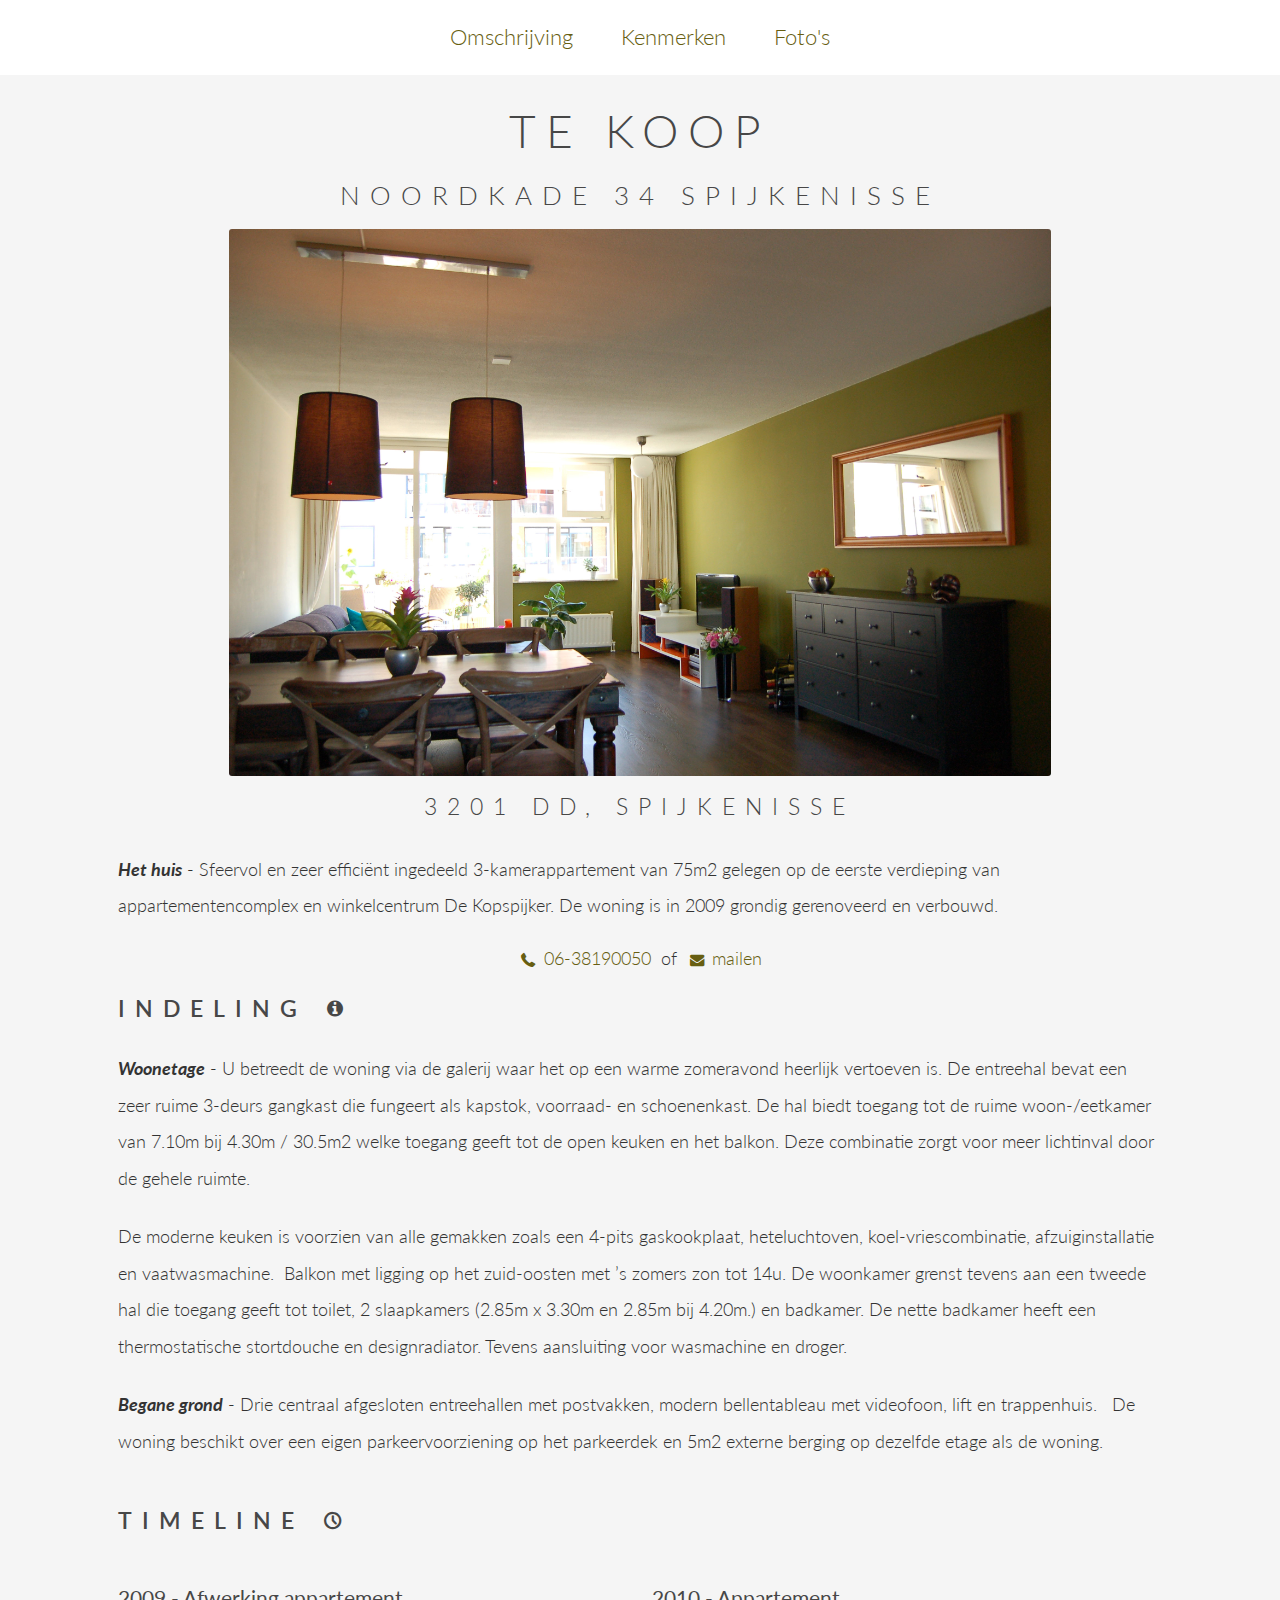
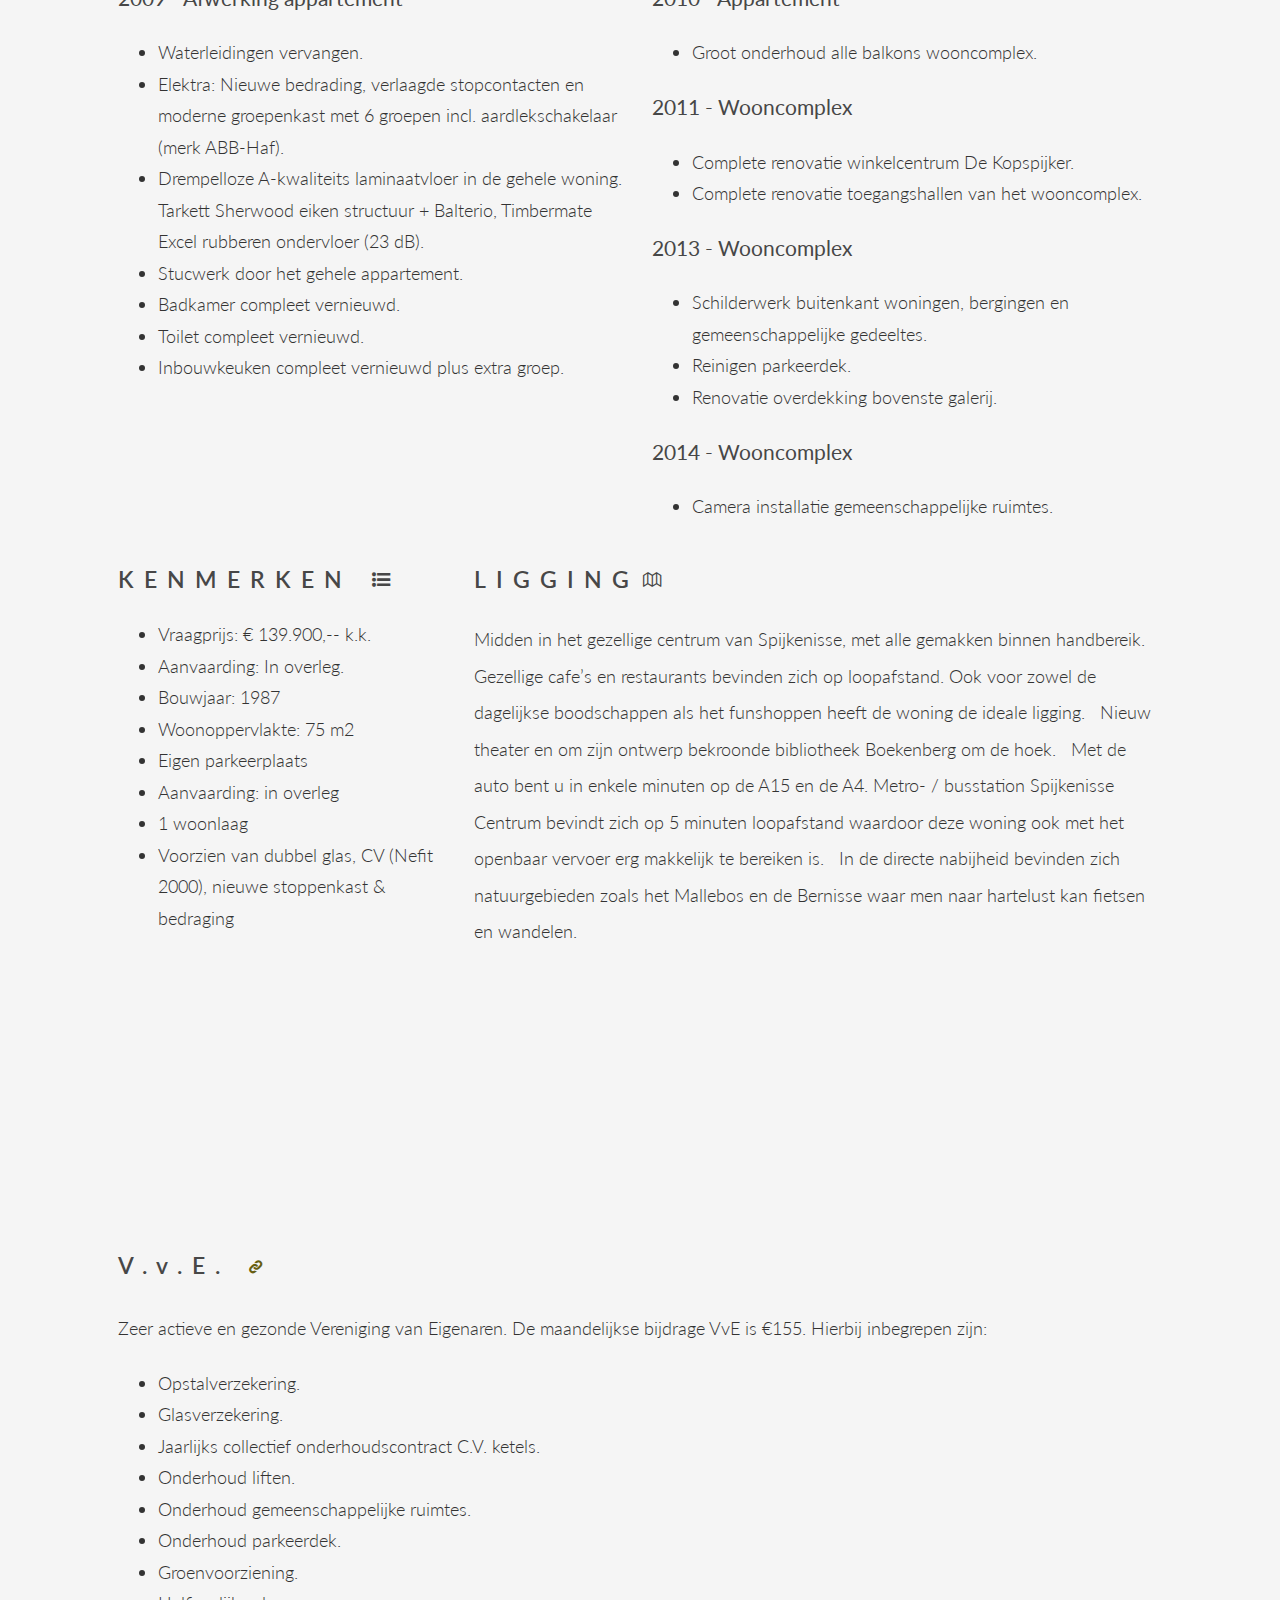
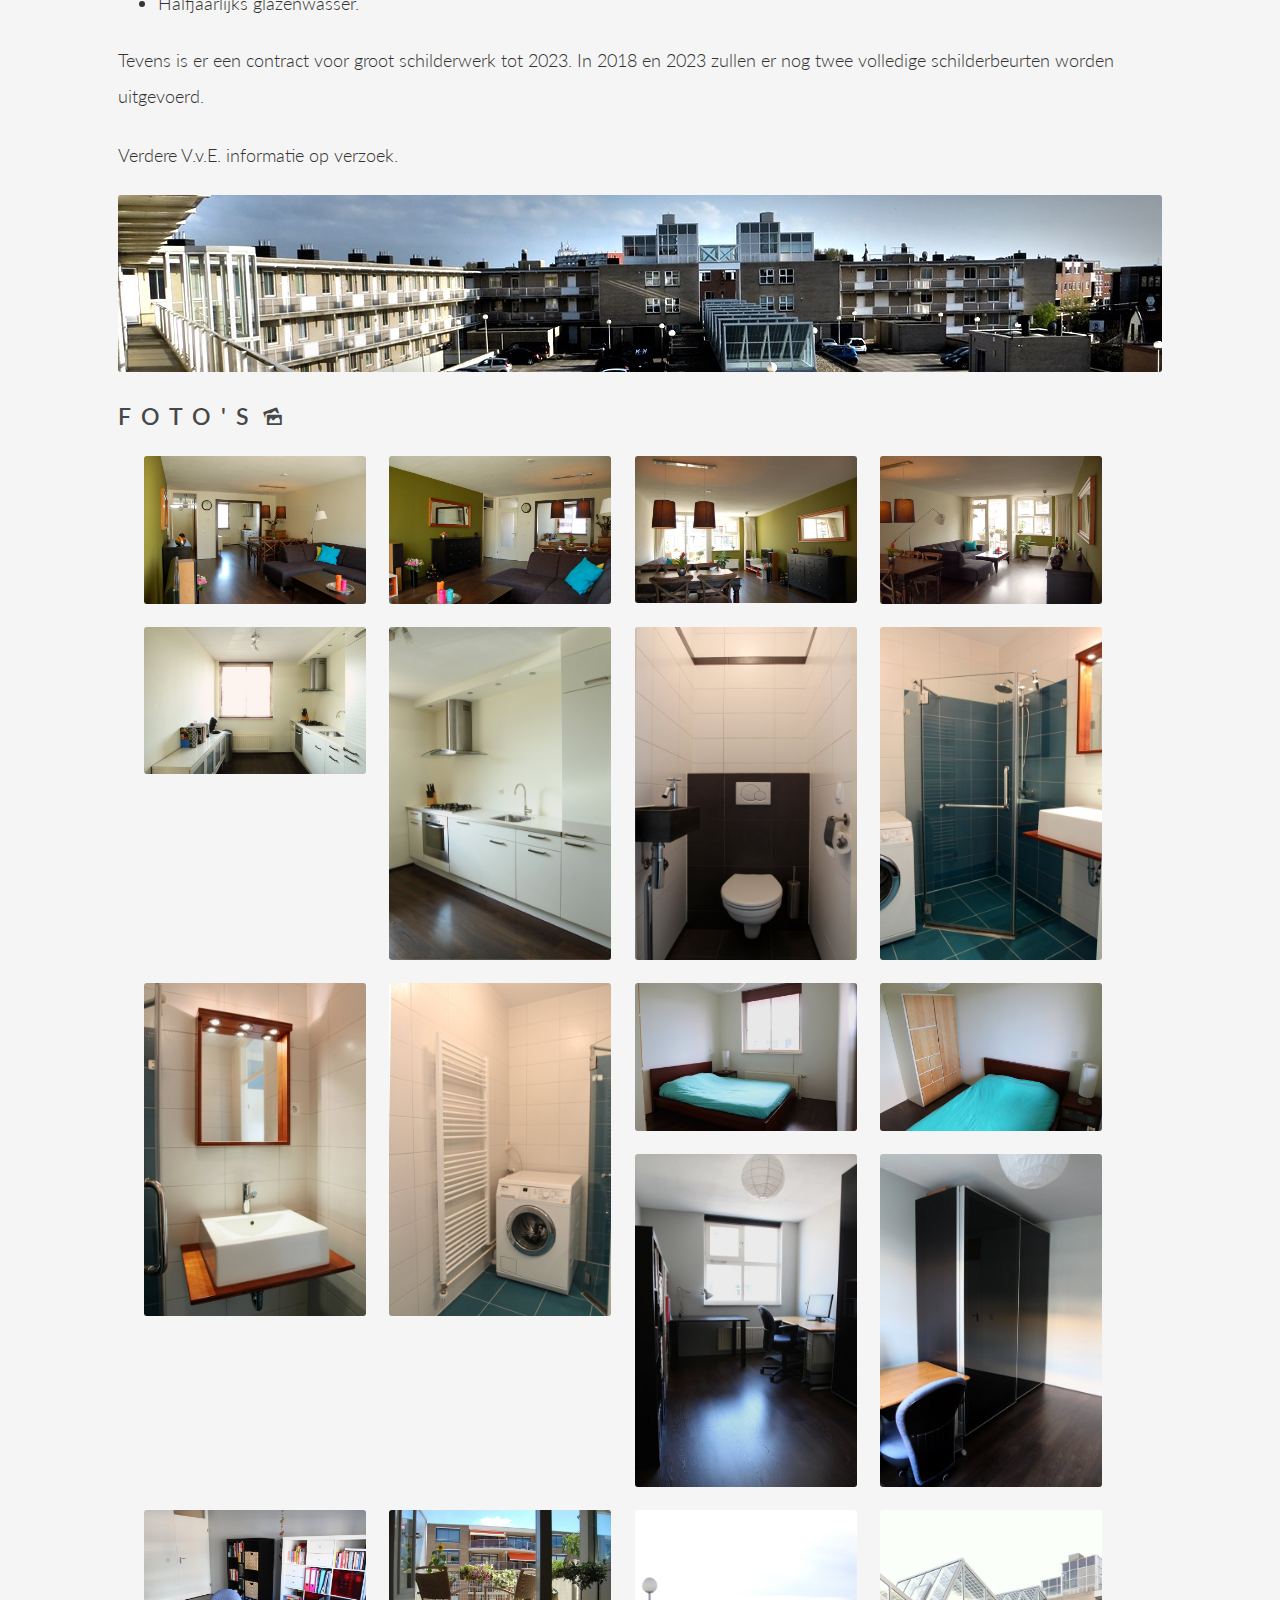
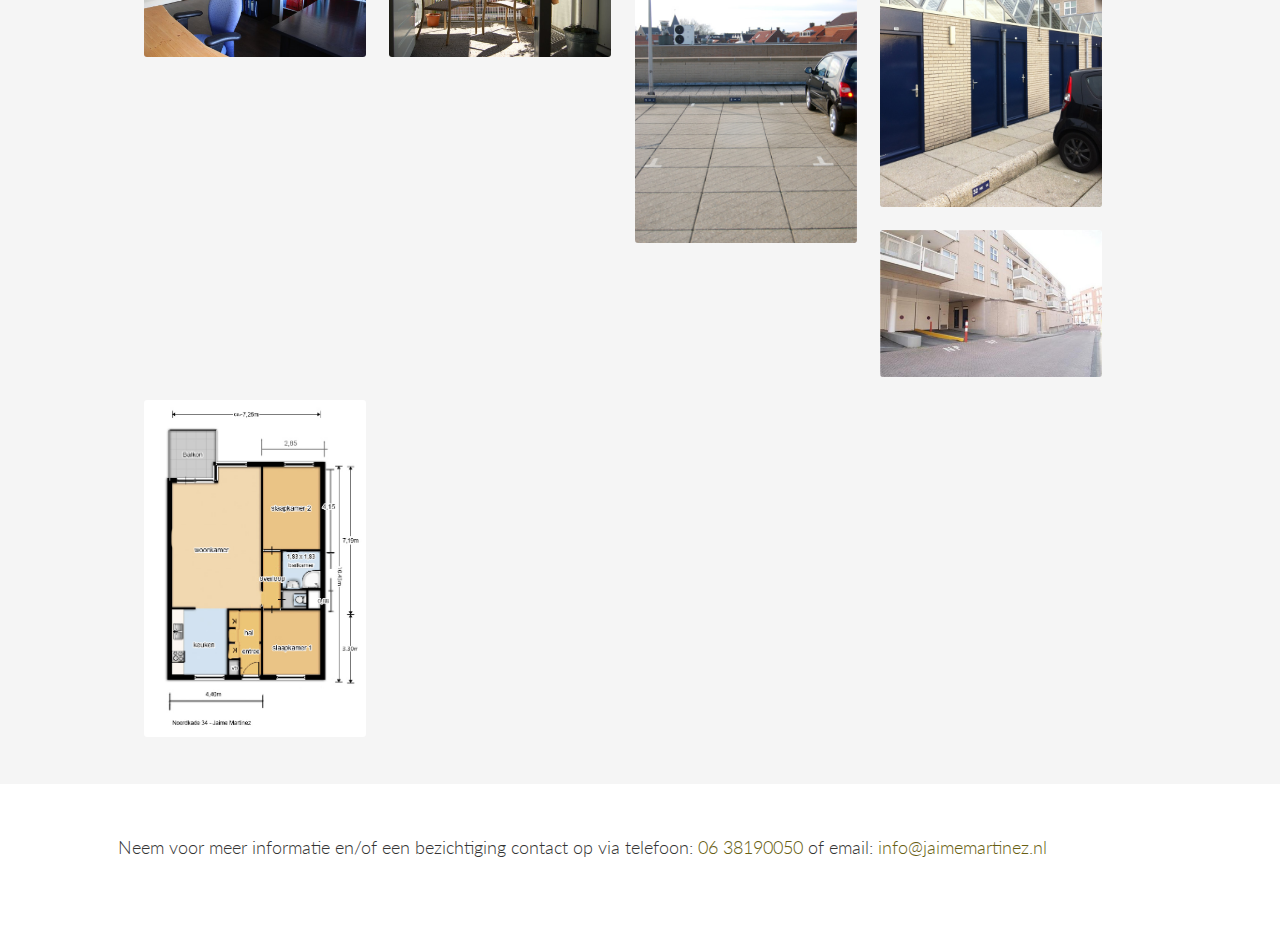
<file: index.html>
<!DOCTYPE html>
<html>
    <head>
        <meta charset="utf-8">
        <meta http-equiv="X-UA-Compatible" content="IE=edge">
        <meta name="viewport" content="width=device-width, initial-scale=1">

		<title>Te Koop: Noordkade 34, Spijkenisse</title>
        <meta name="description" content="Sfeervol en zeer efficiënt ingedeeld 3-kamerappartement van 75m2 gelegen op de eerste verdieping van het winkelcentrum De Kopspijker. De woning is in 2009 grondig gerenoveerd en verbouwd.">

        <meta property="og:title" content="Te koop: Noordkade 34, Spijkenisse">
		<meta property="og:locale" content="nl_NL">
		<meta property="og:url" content="http://noordkade34.nl/">
		<meta property="og:description" content="Sfeervol en zeer efficiënt ingedeeld 3-kamerappartement van 75m2 gelegen op de eerste verdieping van het winkelcentrum De Kopspijker. De woning is in 2009 grondig gerenoveerd en verbouwd.">
		<meta property="og:type" content="website">
		<meta property="og:image" content="http://noordkade34.nl/assets/img/1.3%20-%20woonkamer.jpg">
		<meta property="og:image" content="http://noordkade34.nl/assets/img/2.2%20-%20keuken.jpg">
		<meta property="og:image" content="http://noordkade34.nl/assets/img/6.%20-%20balkon.jpg">

		<link rel="shortcut icon" href="/favicon.ico" type="image/x-icon" />
        <link rel="publisher" href="https://plus.google.com/105587999218835462997" />
        <link href='http://fonts.googleapis.com/css?family=Lato:300,400,700' rel='stylesheet' type='text/css'>
		<link rel="stylesheet" type="text/css" href="/assets/css/stylesheet.css" media="screen" />

		<!--[if (gte IE 6)&(lte IE 8)]>
		  <script type="text/javascript" src="/assets/js/min/html5shiv.min.js"></script>
		  <script type="text/javascript" src="/assets/js/min/selectivizr.min.js"></script>
		  <noscript><link rel="stylesheet" href="/assets/css/ie.css" /></noscript>
		<![endif]-->

	</head>

	<body>

		<nav class="menu">
			<ul>
				<li><a href="#omschrijving">Omschrijving</a></li>
				<li><a href="#kenmerken">Kenmerken</a></li>
				<li><a href="#fotos">Foto's</a></li>
			</ul>
		</nav>
		<header class="header">
			<div class="container">
				<h1>Te Koop</h1>
				<h2>Noordkade 34 Spijkenisse</h2>
				<img src="/assets/img/lrg/1.3%20-%20woonkamer.jpg" alt="Woonkamer Noordkade 34">
				<h3>3201 DD, Spijkenisse</h3>
			</div>
		</header>
		<div class="container">
			<section class="main" id="omschrijving">
				<article>
					 <p><i>Het huis</i> - Sfeervol en zeer efficiënt ingedeeld 3-kamerappartement van 75m2 gelegen op de eerste verdieping van appartementencomplex en winkelcentrum De Kopspijker. De woning is in 2009 grondig gerenoveerd en verbouwd.</p>
					<div class="center"><a href="tel:0031638190050"><i class="icon-phone"></i> 06-38190050</a>&nbsp;&nbsp;of&nbsp;&nbsp;<a href="mailto:info@jaimemartinez.nl"><i class="icon-mail-alt"></i> mailen</a></div>
				</article>
				<article>
					<h3>Indeling <i class="icon-info-circled"></i></h3>
					
					<p><i>Woonetage</i> - U betreedt de woning via de galerij waar het op een warme zomeravond heerlijk vertoeven is. De entreehal bevat een zeer ruime 3-deurs gangkast die fungeert als kapstok, voorraad- en schoenenkast. De hal biedt toegang tot de ruime woon-/eetkamer van 7.10m bij 4.30m / 30.5m2 welke toegang geeft tot de open keuken en het balkon. Deze combinatie zorgt voor meer lichtinval door de gehele ruimte.</p>
					
					<p>De moderne keuken is voorzien van alle gemakken zoals een 4-pits gaskookplaat, heteluchtoven, koel-vriescombinatie, afzuiginstallatie en  vaatwasmachine.  Balkon met ligging op het zuid-oosten met ’s zomers zon tot 14u. De woonkamer grenst tevens aan een tweede hal die toegang geeft tot toilet, 2 slaapkamers (2.85m x 3.30m en 2.85m bij 4.20m.) en badkamer. De nette badkamer heeft een thermostatische stortdouche en designradiator. Tevens aansluiting voor wasmachine en droger. </p>
					
					<p><i>Begane grond</i> - Drie centraal afgesloten entreehallen met postvakken, modern bellentableau met videofoon, lift en trappenhuis.   De woning beschikt over een eigen parkeervoorziening op het parkeerdek en 5m2 externe berging op dezelfde etage als de woning.</p>
				</article>
			</section>

			<section class="timeline">
				<h3>Timeline <i class="icon-clock"></i></h3>
				<article>
					<h4>2009 - Afwerking appartement</h4>
					<ul>
						<li>Waterleidingen vervangen.</li>
						<li>Elektra: Nieuwe bedrading, verlaagde stopcontacten en moderne groepenkast met 6 groepen incl. aardlekschakelaar (merk ABB-Haf).</li>
						<li>Drempelloze A-kwaliteits laminaatvloer in de gehele woning. Tarkett Sherwood eiken structuur + Balterio, Timbermate Excel rubberen ondervloer (23 dB).</li>
						<li>Stucwerk door het gehele appartement.</li>
						<li>Badkamer compleet vernieuwd.</li>
						<li>Toilet compleet vernieuwd.</li>
						<li>Inbouwkeuken compleet vernieuwd plus extra groep.</li>
					</ul>
				</article>
				<article>
					<h4>2010 - Appartement</h4>
					<ul>
						<li>Groot onderhoud alle balkons wooncomplex.</li>
					</ul>
					<h4>2011 - Wooncomplex</h4>
					<ul>
						<li>Complete renovatie winkelcentrum De Kopspijker.</li>
						<li>Complete renovatie toegangshallen van het wooncomplex.</li>
					</ul>
					<h4>2013 - Wooncomplex</h4>
					<ul>
						<li>Schilderwerk buitenkant woningen, bergingen en gemeenschappelijke gedeeltes.</li>
						<li>Reinigen parkeerdek.</li>
						<li>Renovatie overdekking bovenste galerij.</li>
					</ul>
					<h4>2014 - Wooncomplex</h4>
					<ul>
						<li>Camera installatie gemeenschappelijke ruimtes.</li>
					</ul>
				</article>
			</section>



			<section class="features-and-suroundings" id="kenmerken">
				<aside>
					<h3>Kenmerken <i class="icon-list-bullet"></i></h3>
					<ul>
						<li>Vraagprijs: € 139.900,-- k.k.</li>
						<li>Aanvaarding: In overleg.</li>
						<li>Bouwjaar: 1987</li>
						<li>Woonoppervlakte: 75 m2</li>
						<li>Eigen parkeerplaats</li>
						<li>Aanvaarding: in overleg</li>
						<li>1 woonlaag</li>
						<li>Voorzien van dubbel glas, CV (Nefit 2000), nieuwe stoppenkast &amp; bedraging</li>
					</ul>
				</aside>
				<article>
					<h3>Ligging<i class="icon-map"></i></h3>
					<p>Midden in het gezellige centrum van Spijkenisse, met alle gemakken binnen handbereik. Gezellige cafe’s en restaurants bevinden zich op loopafstand. Ook voor zowel de dagelijkse boodschappen als het funshoppen heeft de woning de ideale ligging.   Nieuw theater en om zijn ontwerp bekroonde bibliotheek Boekenberg om de hoek.   Met de auto bent u in enkele minuten op de A15 en de A4. Metro- / busstation Spijkenisse Centrum bevindt zich op 5 minuten loopafstand waardoor deze woning ook met het openbaar vervoer erg makkelijk te bereiken is.   In de directe nabijheid bevinden zich natuurgebieden zoals het Mallebos en de Bernisse waar men naar hartelust kan fietsen en wandelen.</p>
				</article>
				<iframe src="https://www.google.com/maps/embed?pb=!1m14!1m8!1m3!1d2464.5754263240874!2d4.3286573!3d51.8504493!3m2!1i1024!2i768!4f13.1!3m3!1m2!1s0x47c4498eeb7c8c5f%3A0xbebf04835ccae60f!2sNoordkade+34!5e0!3m2!1snl!2snl!4v1396561462928&amp;z=16" width="100%" height="250" frameborder="0" style="border:0"></iframe>
			</section>

			<section class="vve">
	<article>
		<h3>V.v.E. <small><a href="http://www.vve-dekopspijker.nl/" target="_blank"><i class="icon-link"></i></a></small></h3>
		<p>Zeer actieve en gezonde Vereniging van Eigenaren. De maandelijkse bijdrage VvE is €155. Hierbij inbegrepen zijn:</p>
		<ul>
			<li>Opstalverzekering.</li>
			<li>Glasverzekering.</li>
			<li>Jaarlijks collectief onderhoudscontract C.V. ketels.</li>
			<li>Onderhoud liften.</li>
			<li>Onderhoud gemeenschappelijke ruimtes.</li>
			<li>Onderhoud parkeerdek.</li>
			<li>Groenvoorziening.</li>
			<li>Halfjaarlijks glazenwasser.</li>
		</ul>
		<p>Tevens is er een contract voor groot schilderwerk tot 2023. In 2018 en 2023 zullen er nog twee volledige schilderbeurten worden uitgevoerd.</p>
		<p>Verdere V.v.E. informatie op verzoek.  </p>
		<img src="/assets/img/dekopspijker-landscape.jpg" alt="" />
	</article>
</section>
			<section class="image-gallery" id="fotos">
	<article>
	<h3>Foto's<i class="icon-picture"></i></h3>
	<div class="container">
		<a data-imagelightbox="fotos" class="wk wk1" href="/assets/img/1.1%20-%20woonkamer.jpg"><img src="/assets/img/1.1%20-%20woonkamer.jpg" alt="Woonkamer 1" /></a>
		<a data-imagelightbox="fotos" class="wk wk2" href="/assets/img/1.2%20-%20woonkamer.jpg"><img src="/assets/img/1.2%20-%20woonkamer.jpg" alt="Woonkamer 2" /></a>
		<a data-imagelightbox="fotos" class="wk wk3" href="/assets/img/1.3%20-%20woonkamer.jpg"><img src="/assets/img/1.3%20-%20woonkamer.jpg" alt="Woonkamer 3" /></a>
		<a data-imagelightbox="fotos" class="wk wk4" href="/assets/img/1.4%20-%20woonkamer.jpg"><img src="/assets/img/1.4%20-%20woonkamer.jpg" alt="Woonkamer 4" /></a>

		
		<a data-imagelightbox="fotos" class="k k2" href="/assets/img/2.2%20-%20keuken.jpg"><img src="/assets/img/2.2%20-%20keuken.jpg" alt="Keuken 1" /></a>
		<a data-imagelightbox="fotos" class="k k1" href="/assets/img/2.1%20-%20keuken.jpg"><img src="/assets/img/2.1%20-%20keuken.jpg" alt="Keuken 2" /></a>

		<a data-imagelightbox="fotos" class="t t1"  href="/assets/img/3.%20-%20toilet.jpg"><img src="/assets/img/3.%20-%20toilet.jpg" alt="Toilet" /></a>

		<a data-imagelightbox="fotos" class="b b1" href="/assets/img/4.1%20-%20badkamer.jpg"><img src="/assets/img/4.1%20-%20badkamer.jpg" alt="Badkamer 1" /></a>
		<a data-imagelightbox="fotos" class="b b2" href="/assets/img/4.2%20-%20badkamer.jpg"><img src="/assets/img/4.2%20-%20badkamer.jpg" alt="Badkamer 2" /></a>
		<a data-imagelightbox="fotos" class="b b3" href="/assets/img/4.3%20-%20badkamer.jpg"><img src="/assets/img/4.3%20-%20badkamer.jpg" alt="Badkamer 3" /></a>

		<a data-imagelightbox="fotos" class="k51 k51a" href="/assets/img/5.1.a%20-%20kamer%201.jpg"><img src="/assets/img/5.1.a%20-%20kamer 1.jpg" alt="Slaapkamer 1" /></a>
		<a data-imagelightbox="fotos" class="k51 k51b" href="/assets/img/5.1.b%20-%20kamer%201.jpg"><img src="/assets/img/5.1.b%20-%20kamer 1.jpg" alt="Slaapkamer 2" /></a>

		<a data-imagelightbox="fotos" class="k52 k52a" href="/assets/img/5.2.a%20-%20kamer%202.jpg"><img src="/assets/img/5.2.a%20-%20kamer 2.jpg" alt="Studeerkamer 1" /></a>
		<a data-imagelightbox="fotos" class="k52 k52b" href="/assets/img/5.2.b%20-%20kamer%202.jpg"><img src="/assets/img/5.2.b%20-%20kamer 2.jpg" alt="Studeerkamer 2" /></a>
		<a data-imagelightbox="fotos" class="k52 k52c" href="/assets/img/5.2.c%20-%20kamer%202.jpg"><img src="/assets/img/5.2.c%20-%20kamer 2.jpg" alt="Studeerkamer 3" /></a>

		<a data-imagelightbox="fotos" class="o o1" href="/assets/img/6.%20-%20balkon.jpg"><img src="/assets/img/6.%20-%20balkon.jpg" alt="Balkon" /></a>
		<a data-imagelightbox="fotos" class="o o2" href="/assets/img/7.%20-%20parkeerplaats.jpg"><img src="/assets/img/7.%20-%20parkeerplaats.jpg" alt="Parkeerplaats" /></a>
		<a data-imagelightbox="fotos" class="o o3" href="/assets/img/8.%20-%20berging.jpg"><img src="/assets/img/8.%20-%20berging.jpg" alt="Berging" /></a>
		<a data-imagelightbox="fotos" class="o o4" href="/assets/img/9.%20-%20inrit.jpg"><img src="/assets/img/9.%20-%20inrit.jpg" alt="Voorkant inrit" /></a>
		<a data-imagelightbox="fotos" class="o o4" href="/assets/img/plattegrond.jpg"><img src="/assets/img/plattegrond.jpg" alt="Plattegrond Noordkade 34" /></a>
	</div>
	</article>
</section>
<br />		</div>
		
		<footer class="footer">
			<article class="container">
				<br />
				<p id="contact">Neem voor meer informatie en/of een bezichtiging contact op via telefoon: <a href="tel:0031638190050">06 38190050</a> of email: <a href="mailto:info@jaimemartinez.nl">info@jaimemartinez.nl</a></p>
				<div class="fb-like" data-href="http://noordkade34.nl/" data-layout="standard" data-action="like" data-show-faces="false" data-share="true"></div><br/><br/>
			</article>
		</footer>

		<script src="//ajax.googleapis.com/ajax/libs/jquery/1.11.0/jquery.min.js"></script>
        <script>window.jQuery || document.write('<script src="/assets/js/min/jquery-1.11.0.min.js"><\/script>')</script>
        

		<script>
			(function(i,s,o,g,r,a,m){i['GoogleAnalyticsObject']=r;i[r]=i[r]||function(){
			(i[r].q=i[r].q||[]).push(arguments)},i[r].l=1*new Date();a=s.createElement(o),
			m=s.getElementsByTagName(o)[0];a.async=1;a.src=g;m.parentNode.insertBefore(a,m)
			})(window,document,'script','//www.google-analytics.com/analytics.js','ga');

			ga('create', 'UA-8254554-12', 'noordkade34.nl');
			ga('require', 'linkid', 'linkid.js');
			ga('require', 'displayfeatures');
			ga('send', 'pageview');
		</script>
		<script src="/assets/js/min/scripts.min.js"></script>
		<div id="fb-root"></div>
		<script>(function(d, s, id) {
		  var js, fjs = d.getElementsByTagName(s)[0];
		  if (d.getElementById(id)) return;
		  js = d.createElement(s); js.id = id;
		  js.src = "//connect.facebook.net/nl_NL/all.js#xfbml=1&appId=514777121892088";
		  fjs.parentNode.insertBefore(js, fjs);
		}(document, 'script', 'facebook-jssdk'));</script>
	<script type="text/javascript" src="/assets/js/min/responds.min.js"></script>
	</body>
</html>
</file>
<file: assets/css/stylesheet.css>
@charset "UTF-8";
* {
  -webkit-box-sizing: border-box;
  -moz-box-sizing: border-box;
  box-sizing: border-box; }

/*! normalize.css v3.0.1 | MIT License | git.io/normalize */
/**
 * 1. Set default font family to sans-serif.
 * 2. Prevent iOS text size adjust after orientation change, without disabling
 *    user zoom.
 */
html {
  font-family: sans-serif;
  /* 1 */
  -ms-text-size-adjust: 100%;
  /* 2 */
  -webkit-text-size-adjust: 100%;
  /* 2 */ }

/**
 * Remove default margin.
 */
body {
  margin: 0; }

/* HTML5 display definitions
   ========================================================================== */
/**
 * Correct `block` display not defined for any HTML5 element in IE 8/9.
 * Correct `block` display not defined for `details` or `summary` in IE 10/11 and Firefox.
 * Correct `block` display not defined for `main` in IE 11.
 */
article,
aside,
details,
figcaption,
figure,
footer,
header,
hgroup,
main,
nav,
section,
summary {
  display: block; }

/**
 * 1. Correct `inline-block` display not defined in IE 8/9.
 * 2. Normalize vertical alignment of `progress` in Chrome, Firefox, and Opera.
 */
audio,
canvas,
progress,
video {
  display: inline-block;
  /* 1 */
  vertical-align: baseline;
  /* 2 */ }

/**
 * Prevent modern browsers from displaying `audio` without controls.
 * Remove excess height in iOS 5 devices.
 */
audio:not([controls]) {
  display: none;
  height: 0; }

/**
 * Address `[hidden]` styling not present in IE 8/9/10.
 * Hide the `template` element in IE 8/9/11, Safari, and Firefox < 22.
 */
[hidden],
template {
  display: none; }

/* Links
   ========================================================================== */
/**
 * Remove the gray background color from active links in IE 10.
 */
a {
  background: transparent; }

/**
 * Improve readability when focused and also mouse hovered in all browsers.
 */
a:active,
a:hover {
  outline: 0; }

/* Text-level semantics
   ========================================================================== */
/**
 * Address styling not present in IE 8/9/10/11, Safari, and Chrome.
 */
abbr[title] {
  border-bottom: 1px dotted; }

/**
 * Address style set to `bolder` in Firefox 4+, Safari, and Chrome.
 */
b,
strong {
  font-weight: bold; }

/**
 * Address styling not present in Safari and Chrome.
 */
dfn {
  font-style: italic; }

/**
 * Address variable `h1` font-size and margin within `section` and `article`
 * contexts in Firefox 4+, Safari, and Chrome.
 */
h1 {
  font-size: 2em;
  margin: 0.67em 0; }

/**
 * Address styling not present in IE 8/9.
 */
mark {
  background: #ff0;
  color: #000; }

/**
 * Address inconsistent and variable font size in all browsers.
 */
small {
  font-size: 80%; }

/**
 * Prevent `sub` and `sup` affecting `line-height` in all browsers.
 */
sub,
sup {
  font-size: 75%;
  line-height: 0;
  position: relative;
  vertical-align: baseline; }

sup {
  top: -0.5em; }

sub {
  bottom: -0.25em; }

/* Embedded content
   ========================================================================== */
/**
 * Remove border when inside `a` element in IE 8/9/10.
 */
img {
  border: 0; }

/**
 * Correct overflow not hidden in IE 9/10/11.
 */
svg:not(:root) {
  overflow: hidden; }

/* Grouping content
   ========================================================================== */
/**
 * Address margin not present in IE 8/9 and Safari.
 */
figure {
  margin: 1em 40px; }

/**
 * Address differences between Firefox and other browsers.
 */
hr {
  -moz-box-sizing: content-box;
  box-sizing: content-box;
  height: 0; }

/**
 * Contain overflow in all browsers.
 */
pre {
  overflow: auto; }

/**
 * Address odd `em`-unit font size rendering in all browsers.
 */
code,
kbd,
pre,
samp {
  font-family: monospace, monospace;
  font-size: 1em; }

/* Forms
   ========================================================================== */
/**
 * Known limitation: by default, Chrome and Safari on OS X allow very limited
 * styling of `select`, unless a `border` property is set.
 */
/**
 * 1. Correct color not being inherited.
 *    Known issue: affects color of disabled elements.
 * 2. Correct font properties not being inherited.
 * 3. Address margins set differently in Firefox 4+, Safari, and Chrome.
 */
button,
input,
optgroup,
select,
textarea {
  color: inherit;
  /* 1 */
  font: inherit;
  /* 2 */
  margin: 0;
  /* 3 */ }

/**
 * Address `overflow` set to `hidden` in IE 8/9/10/11.
 */
button {
  overflow: visible; }

/**
 * Address inconsistent `text-transform` inheritance for `button` and `select`.
 * All other form control elements do not inherit `text-transform` values.
 * Correct `button` style inheritance in Firefox, IE 8/9/10/11, and Opera.
 * Correct `select` style inheritance in Firefox.
 */
button,
select {
  text-transform: none; }

/**
 * 1. Avoid the WebKit bug in Android 4.0.* where (2) destroys native `audio`
 *    and `video` controls.
 * 2. Correct inability to style clickable `input` types in iOS.
 * 3. Improve usability and consistency of cursor style between image-type
 *    `input` and others.
 */
button,
html input[type="button"],
input[type="reset"],
input[type="submit"] {
  -webkit-appearance: button;
  /* 2 */
  cursor: pointer;
  /* 3 */ }

/**
 * Re-set default cursor for disabled elements.
 */
button[disabled],
html input[disabled] {
  cursor: default; }

/**
 * Remove inner padding and border in Firefox 4+.
 */
button::-moz-focus-inner,
input::-moz-focus-inner {
  border: 0;
  padding: 0; }

/**
 * Address Firefox 4+ setting `line-height` on `input` using `!important` in
 * the UA stylesheet.
 */
input {
  line-height: normal; }

/**
 * It's recommended that you don't attempt to style these elements.
 * Firefox's implementation doesn't respect box-sizing, padding, or width.
 *
 * 1. Address box sizing set to `content-box` in IE 8/9/10.
 * 2. Remove excess padding in IE 8/9/10.
 */
input[type="checkbox"],
input[type="radio"] {
  box-sizing: border-box;
  /* 1 */
  padding: 0;
  /* 2 */ }

/**
 * Fix the cursor style for Chrome's increment/decrement buttons. For certain
 * `font-size` values of the `input`, it causes the cursor style of the
 * decrement button to change from `default` to `text`.
 */
input[type="number"]::-webkit-inner-spin-button,
input[type="number"]::-webkit-outer-spin-button {
  height: auto; }

/**
 * 1. Address `appearance` set to `searchfield` in Safari and Chrome.
 * 2. Address `box-sizing` set to `border-box` in Safari and Chrome
 *    (include `-moz` to future-proof).
 */
input[type="search"] {
  -webkit-appearance: textfield;
  /* 1 */
  -moz-box-sizing: content-box;
  -webkit-box-sizing: content-box;
  /* 2 */
  box-sizing: content-box; }

/**
 * Remove inner padding and search cancel button in Safari and Chrome on OS X.
 * Safari (but not Chrome) clips the cancel button when the search input has
 * padding (and `textfield` appearance).
 */
input[type="search"]::-webkit-search-cancel-button,
input[type="search"]::-webkit-search-decoration {
  -webkit-appearance: none; }

/**
 * Define consistent border, margin, and padding.
 */
fieldset {
  border: 1px solid #c0c0c0;
  margin: 0 2px;
  padding: 0.35em 0.625em 0.75em; }

/**
 * 1. Correct `color` not being inherited in IE 8/9/10/11.
 * 2. Remove padding so people aren't caught out if they zero out fieldsets.
 */
legend {
  border: 0;
  /* 1 */
  padding: 0;
  /* 2 */ }

/**
 * Remove default vertical scrollbar in IE 8/9/10/11.
 */
textarea {
  overflow: auto; }

/**
 * Don't inherit the `font-weight` (applied by a rule above).
 * NOTE: the default cannot safely be changed in Chrome and Safari on OS X.
 */
optgroup {
  font-weight: bold; }

/* Tables
   ========================================================================== */
/**
 * Remove most spacing between table cells.
 */
table {
  border-collapse: collapse;
  border-spacing: 0; }

td,
th {
  padding: 0; }

@font-face {
  font-family: 'nk';
  src: url("../font/nk.eot?98371329");
  src: url("../font/nk.eot?98371329#iefix") format("embedded-opentype"), url("../font/nk.woff?98371329") format("woff"), url("../font/nk.ttf?98371329") format("truetype"), url("../font/nk.svg?98371329#nk") format("svg");
  font-weight: normal;
  font-style: normal; }
/* Chrome hack: SVG is rendered more smooth in Windozze. 100% magic, uncomment if you need it. */
/* Note, that will break hinting! In other OS-es font will be not as sharp as it could be */
/*
@media screen and (-webkit-min-device-pixel-ratio:0) {
  @font-face {
    font-family: 'nk';
    src: url('../font/nk.svg?98371329#nk') format('svg');
  }
}
*/
[class^="icon-"]:before, [class*=" icon-"]:before {
  font-family: "nk";
  font-style: normal;
  font-weight: normal;
  speak: none;
  display: inline-block;
  text-decoration: inherit;
  width: 1em;
  margin-right: .2em;
  text-align: center;
  /* opacity: .8; */
  /* For safety - reset parent styles, that can break glyph codes*/
  font-variant: normal;
  text-transform: none;
  /* fix buttons height, for twitter bootstrap */
  line-height: 1em;
  /* Animation center compensation - margins should be symmetric */
  /* remove if not needed */
  margin-left: .2em;
  /* you can be more comfortable with increased icons size */
  font-size: 80%;
  /* Uncomment for 3D effect */
  /* text-shadow: 1px 1px 1px rgba(127, 127, 127, 0.3); */ }

.icon-mail-alt:before {
  content: '\e803'; }

/* '' */
.icon-info-circled:before {
  content: '\e807'; }

/* '' */
.icon-doc-text-inv:before {
  content: '\e808'; }

/* '' */
.icon-list-bullet:before {
  content: '\e805'; }

/* '' */
.icon-picture:before {
  content: '\e804'; }

/* '' */
.icon-map:before {
  content: '\e806'; }

/* '' */
.icon-home:before {
  content: '\e800'; }

/* '' */
.icon-link:before {
  content: '\e801'; }

/* '' */
.icon-clock:before {
  content: '\e802'; }

/* '' */
.icon-phone:before {
  content: '\e809'; }

/* '' */
/* IMAGE LIGHTBOX SELECTOR */
#imagelightbox {
  cursor: pointer;
  position: fixed;
  z-index: 10000;
  touch-action: none;
  box-shadow: 0 0 3.125em rgba(0, 0, 0, 0.75);
  /* 50 */ }

/* WITH ACTIVITY INDICATION */
#imagelightbox-loading,
#imagelightbox-loading div {
  border-radius: 9999px; }

#imagelightbox-loading {
  background-color: gray;
  background-color: rgba(0, 0, 0, 0.5);
  position: fixed;
  z-index: 10003;
  top: 50%;
  left: 50%;
  padding: 0.65em;
  margin: -1.3em 0 0 -1.3em;
  box-shadow: 0 0 2.5em rgba(0, 0, 0, 0.75);
  /* 40 */ }

#imagelightbox-loading div {
  width: 1.3em;
  height: 1.3em;
  background-color: #fff;
  animation: imagelightbox-loading .5s ease infinite; }

@keyframes imagelightbox-loading {
  from {
    opacity: .5;
    transform: scale(0.75); }

  50% {
    opacity: 1;
    transform: scale(1); }

  to {
    opacity: .5;
    transform: scale(0.75); } }
/* WITH OVERLAY */
#imagelightbox-overlay {
  background-color: #fff;
  background-color: rgba(255, 255, 255, 0.9);
  position: fixed;
  z-index: 9998;
  top: 0;
  right: 0;
  bottom: 0;
  left: 0; }

/* WITH "CLOSE" BUTTON */
#imagelightbox-close {
  width: 2.5em;
  /* 40 */
  height: 2.5em;
  /* 40 */
  background-color: #666;
  position: fixed;
  z-index: 10002;
  top: 2.5em;
  /* 40 */
  right: 2.5em;
  /* 40 */
  border-radius: 50%;
  transition: color .3s ease; }

#imagelightbox-close:hover {
  background-color: #111; }

#imagelightbox-close:before,
#imagelightbox-close:after {
  width: 2px;
  background-color: #fff;
  content: '';
  position: absolute;
  top: 20%;
  bottom: 20%;
  left: 50%;
  margin-left: -1px; }

#imagelightbox-close:before {
  transform: rotate(45deg); }

#imagelightbox-close:after {
  transform: rotate(-45deg); }

/* WITH CAPTION */
#imagelightbox-caption {
  text-align: center;
  color: #fff;
  background-color: #666;
  position: fixed;
  z-index: 10001;
  left: 0;
  right: 0;
  bottom: 0;
  padding: 0.625em;
  /* 10 */ }

/* WITH NAVIGATION */
#imagelightbox-nav {
  background-color: #444;
  background-color: rgba(0, 0, 0, 0.5);
  position: fixed;
  z-index: 10001;
  left: 50%;
  bottom: 3.75em;
  /* 60 */
  padding: 0.313em;
  /* 5 */
  transform: translateX(-50%);
  border-radius: 20px; }

#imagelightbox-nav a {
  width: 1em;
  /* 20 */
  height: 1em;
  /* 20 */
  border: 1px solid #fff;
  display: inline-block;
  margin: 0 0.313em;
  /* 5 */
  border-radius: 50%; }

#imagelightbox-nav .active {
  background-color: #fff; }

/* WITH ARROWS */
.imagelightbox-arrow {
  width: 3.75em;
  /* 60 */
  height: 7.5em;
  /* 120 */
  background-color: #444;
  background-color: rgba(0, 0, 0, 0.5);
  vertical-align: middle;
  display: none;
  position: fixed;
  z-index: 10001;
  top: 50%;
  margin-top: -3.75em;
  /* 60 */
  border: none; }

.imagelightbox-arrow:hover,
.imagelightbox-arrow:focus {
  background-color: #666;
  background-color: rgba(0, 0, 0, 0.75); }

.imagelightbox-arrow:active {
  background-color: #111; }

.imagelightbox-arrow-left {
  left: 1em; }

.imagelightbox-arrow-right {
  right: 1em; }

.imagelightbox-arrow:before {
  width: 0;
  height: 0;
  border: 1em solid transparent;
  content: '';
  display: inline-block;
  margin-bottom: -0.125em;
  /* 2 */ }

.imagelightbox-arrow-left:before {
  border-left: none;
  border-right-color: #fff;
  margin-left: -0.313em;
  /* 5 */ }

.imagelightbox-arrow-right:before {
  border-right: none;
  border-left-color: #fff;
  margin-right: -0.313em;
  /* 5 */ }

#imagelightbox-loading,
#imagelightbox-overlay,
#imagelightbox-close,
#imagelightbox-caption,
#imagelightbox-nav,
.imagelightbox-arrow {
  animation: fade-in .25s linear; }

@keyframes fade-in {
  from {
    opacity: 0; }

  to {
    opacity: 1; } }
@media only screen and (max-width: 41.25em) {
  /* 660 */
  #container {
    width: 100%; }

  #imagelightbox-close {
    top: 1.25em;
    /* 20 */
    right: 1.25em;
    /* 20 */ }

  #imagelightbox-nav {
    bottom: 1.25em;
    /* 20 */ }

  .imagelightbox-arrow {
    width: 2.5em;
    /* 40 */
    height: 3.75em;
    /* 60 */
    margin-top: -2.75em;
    /* 30 */ }

  .imagelightbox-arrow-left {
    left: 1.25em;
    /* 20 */ }

  .imagelightbox-arrow-right {
    right: 1.25em;
    /* 20 */ } }
@media only screen and (max-width: 20em) {
  /* 320 */
  .imagelightbox-arrow-left {
    left: 0; }

  .imagelightbox-arrow-right {
    right: 0; } }
/*
 Defaults
 */
.alignnone {
  margin: 5px 20px 20px 0; }

.aligncenter, div.aligncenter {
  display: block;
  margin: 5px auto 5px auto; }

.alignright {
  float: right;
  margin: 5px 0 20px 20px; }

.alignleft {
  float: left;
  margin: 5px 20px 20px 0; }

.aligncenter {
  display: block;
  margin: 5px auto 5px auto; }

a img.alignright {
  float: right;
  margin: 5px 0 20px 20px; }

a img.alignnone {
  margin: 5px 20px 20px 0; }

a img.alignleft {
  float: left;
  margin: 5px 20px 20px 0; }

a img.aligncenter {
  display: block;
  margin-left: auto;
  margin-right: auto; }

.wp-caption,
.gallery-caption {
  background: #fff;
  border: 1px solid #f0f0f0;
  max-width: 96%;
  /* Image does not overflow the content area */
  padding: 5px 3px 10px;
  text-align: center; }

.wp-caption.alignnone {
  margin: 5px 20px 20px 0; }

.wp-caption.alignleft {
  margin: 5px 20px 20px 0; }

.wp-caption.alignright {
  margin: 5px 0 20px 20px; }

.wp-caption img {
  border: 0 none;
  height: auto;
  margin: 0;
  max-width: 98.5%;
  padding: 0;
  width: auto; }

.wp-caption p.wp-caption-text {
  line-height: 28px;
  margin: 10px 0 0;
  padding: 0; }

/*-----------------------------------------------------------------------------------
02. Body Defaults
-----------------------------------------------------------------------------------*/
html,
body {
  min-height: 100%; }

body {
  font: 300 18px/24px "Lato", "Helvetica Neue", Helvetica, Arial, sans-serif;
  background: #f5f5f5;
  color: #333;
  overflow-x: hidden;
  -webkit-font-smoothing: antialiased;
  /* Fix for webkit rendering */
  -webkit-text-size-adjust: 100%;
  word-wrap: break-word;
  word-break: break-word;
  -webkit-animation: fadein 0.1s 0s ease-out; }

@-webkit-keyframes fadein {
  0% {
    opacity: 0; }

  100% {
    opacity: 1; } }
img {
  max-width: 100%;
  height: auto;
  -webkit-border-radius: 3px;
  -moz-border-radius: 3px;
  border-radius: 3px; }

@media \0screen {
  img {
    width: auto;
    /* for ie 8 */ } }
a,
a img {
  text-decoration: none;
  outline: none; }

a {
  color: #675e11;
  -webkit-transition: 0.2s color ease-in-out;
  -moz-transition: 0.2s color ease-in-out;
  -o-transition: 0.2s color ease-in-out;
  transition: 0.2s color ease-in-out; }

p {
  font-size: 1em;
  line-height: 2.0286em;
  margin: 1.214em 0; }

h1, h2, h3, h4, h5, h6 {
  font-weight: 400;
  color: #474747; }

h1, h2, h3 {
  text-transform: uppercase;
  font-weight: 600;
  letter-spacing: 10px; }

h1 {
  font-size: 2.5714em;
  line-height: 1.4167em;
  margin: 0.708em 0; }

h2 {
  font-size: 1.4286em;
  line-height: 1.5455em;
  margin: 0.773em 0; }

h3 {
  font-size: 1.2857em;
  line-height: 1.7em;
  margin: 0.85em 0; }
  h3 i {
    top: -2px;
    position: relative; }

h4 {
  font-size: 1.1429em;
  line-height: 1.8889em;
  margin: 0.944em 0; }

h5 {
  font-size: 1em;
  line-height: 2.125em;
  margin: 1.107em 0; }

h6 {
  font-size: 0.875em;
  line-height: 2.4286em;
  margin: 1em 0; }

li {
  line-height: 1.75em; }

.center {
  text-align: center; }

.menu {
  overflow: hidden;
  background: #fff;
  text-align: center; }
  .menu ul {
    margin: 0;
    padding: 0; }
    .menu ul li {
      display: inline-block;
      list-style: none; }
    .menu ul a {
      display: block;
      padding: 1em 1em;
      font-size: 1.2em; }

.header {
  max-width: 58em;
  margin-left: auto;
  margin-right: auto;
  text-align: center; }
  .header:after {
    content: "";
    display: table;
    clear: both; }
  .header h1, .header h2, .header h3 {
    float: left;
    display: block;
    margin-right: 2.35765%;
    width: 100%;
    margin-right: 0;
    margin-top: 0.5em;
    font-weight: 300; }
    .header h1:last-child, .header h2:last-child, .header h3:last-child {
      margin-right: 0; }
  .header h1, .header h3 {
    margin-bottom: 0; }
  .header h2 {
    margin-bottom: 0.5em; }
  .header img {
    float: left;
    display: block;
    margin-right: 2.35765%;
    width: 82.94039%;
    margin-left: 8.5298%;
    margin-right: 0; }
    .header img:last-child {
      margin-right: 0; }

.container {
  width: 95%;
  margin: 0 auto; }

section {
  max-width: 58em;
  margin-left: auto;
  margin-right: auto; }
  section:after {
    content: "";
    display: table;
    clear: both; }

section.timeline article {
  float: left;
  display: block;
  margin-right: 2.35765%;
  width: 48.82117%; }
  section.timeline article:last-child {
    margin-right: 0; }

section.main article {
  float: left;
  display: block;
  margin-right: 2.35765%;
  width: 100%;
  margin-right: 0; }
  section.main article:last-child {
    margin-right: 0; }
section.main p:first-child {
  margin-top: 0; }
section.main i {
  font-weight: bold; }

section.image-gallery {
  /*.container {
    width: 100%;
    margin: 0 auto;
  }*/ }
  section.image-gallery a {
    float: left;
    display: block;
    margin-right: 2.35765%;
    width: 22.37878%;
    padding-bottom: 1em; }
    section.image-gallery a:last-child {
      margin-right: 0; }

section.features-and-suroundings aside {
  float: left;
  display: block;
  margin-right: 2.35765%;
  width: 31.76157%; }
  section.features-and-suroundings aside:last-child {
    margin-right: 0; }
section.features-and-suroundings article {
  float: left;
  display: block;
  margin-right: 2.35765%;
  width: 65.88078%;
  margin-right: 0; }
  section.features-and-suroundings article:last-child {
    margin-right: 0; }

section.vve h3 {
  text-transform: none; }
section.vve img {
  width: 100%;
  height: auto; }

.footer {
  background: #fff;
  overflow: hidden; }
  .footer article {
    max-width: 58em;
    margin-left: auto;
    margin-right: auto; }
    .footer article:after {
      content: "";
      display: table;
      clear: both; }

@media screen and (max-width: 992px) {
  .container {
    width: 90%;
    margin: 0 auto; } }
@media screen and (max-width: 768px) {
  body {
    font-size: 17px;
    line-height: 20px;
    font-weight: 400px; }

  .menu ul a {
    padding-top: 0.5em;
    padding-bottom: 0.5em; }

  .header h1 {
    font-size: 2em; }

  .header h2 {
    font-size: 1.1em; }

  h3 {
    font-size: 1.1em;
    margin-bottom: 0.4em; }

  section aside,
  section article,
  section article.timeline,
  section.features-and-suroundings aside,
  section.features-and-suroundings article,
  section.image-gallery a {
    width: 100% !important;
    margin-right: 0; }

  section.image-gallery .container {
    width: 100%; }

  section > h3 {
    margin-left: 8.5298%; }

  .fb-like,
  .fb_iframe_widget {
    width: 100% !important; } }
</file>
